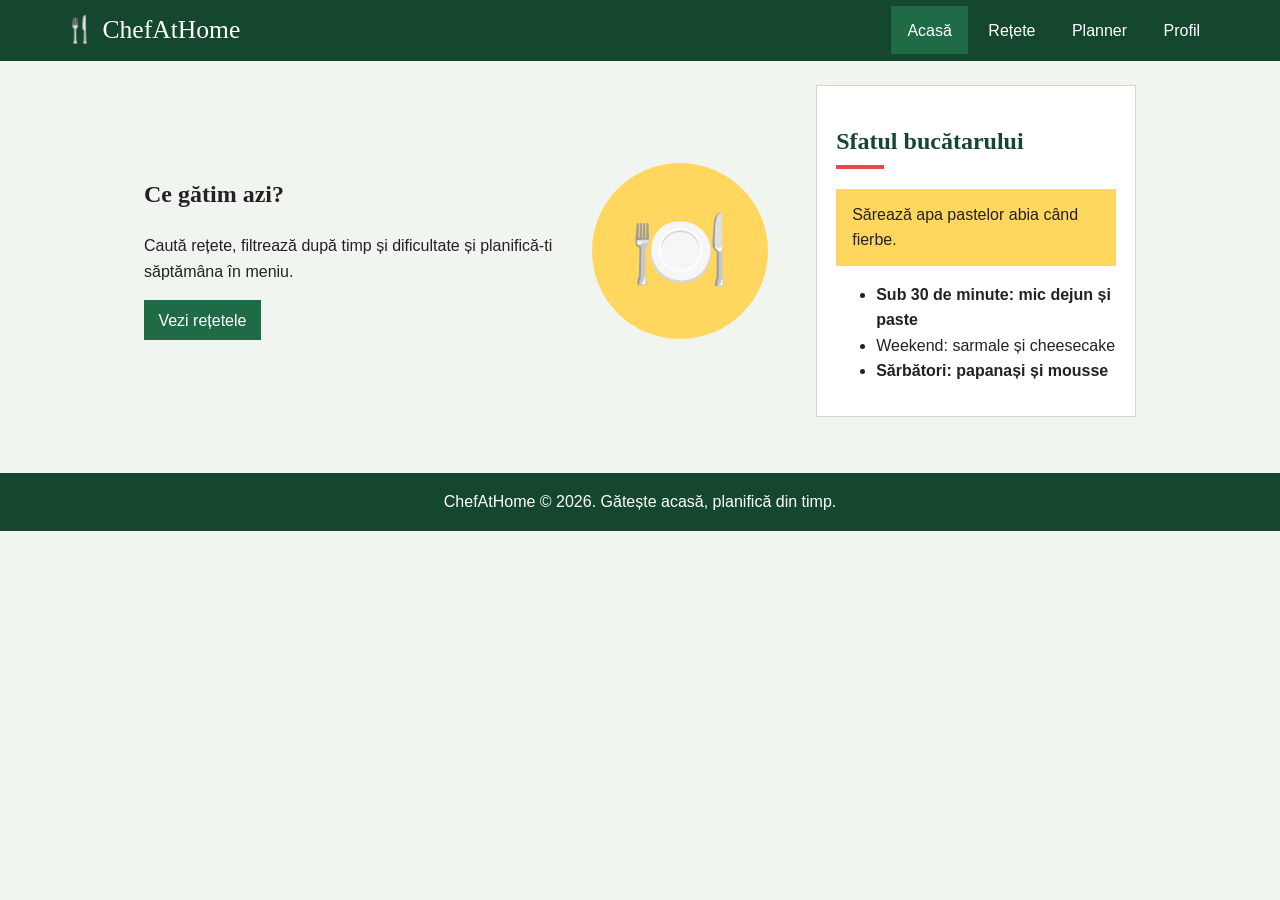
<file: index.html>
<!DOCTYPE html>
<html lang="ro">
<head>
  <meta charset="UTF-8">
  <meta name="viewport" content="width=device-width, initial-scale=1.0">
  <meta name="description" content="ChefAtHome: rețete, filtre și meniu săptămânal">
  <title>Acasă | ChefAtHome</title>
  <link rel="stylesheet" href="style.css">
</head>
<body id="home">
  <header>
    <a class="logo" href="index.html">ChefAtHome</a>
    <nav>
      <ul>
        <li><a href="index.html" class="active">Acasă</a></li>
        <li>
          <a href="recipes.html">Rețete</a>
          <ul>
            <li><a href="recipes.html#mic-dejun">Mic dejun</a></li>
            <li><a href="recipes.html#fel-principal">Fel principal</a></li>
            <li><a href="recipes.html#desert">Deserturi</a></li>
          </ul>
        </li>
        <li><a href="planner.html">Planner</a></li>
        <li><a href="profile.html">Profil</a></li>
      </ul>
    </nav>
  </header>

  <main>
    <section id="hero">
      <div>
        <h1>Ce gătim azi?</h1>
        <p>Caută rețete, filtrează după timp și dificultate și planifică-ti săptămâna în meniu.</p>
        <a class="btn" href="recipes.html">Vezi rețetele</a>
      </div>
      <p class="plate">🍽️</p>
    </section>

    <aside id="tips">
      <h2>Sfatul bucătarului</h2>
      <p class="tip">Sărează apa pastelor abia când fierbe.</p>
      <ul>
        <li>Sub 30 de minute: mic dejun și paste</li>
        <li>Weekend: sarmale și cheesecake</li>
        <li>Sărbători: papanași și mousse</li>
      </ul>
    </aside>
  </main>

  <footer>
    <p>ChefAtHome &copy; 2026. Gătește acasă, planifică din timp.</p>
  </footer>
</body>
</html>
</file>
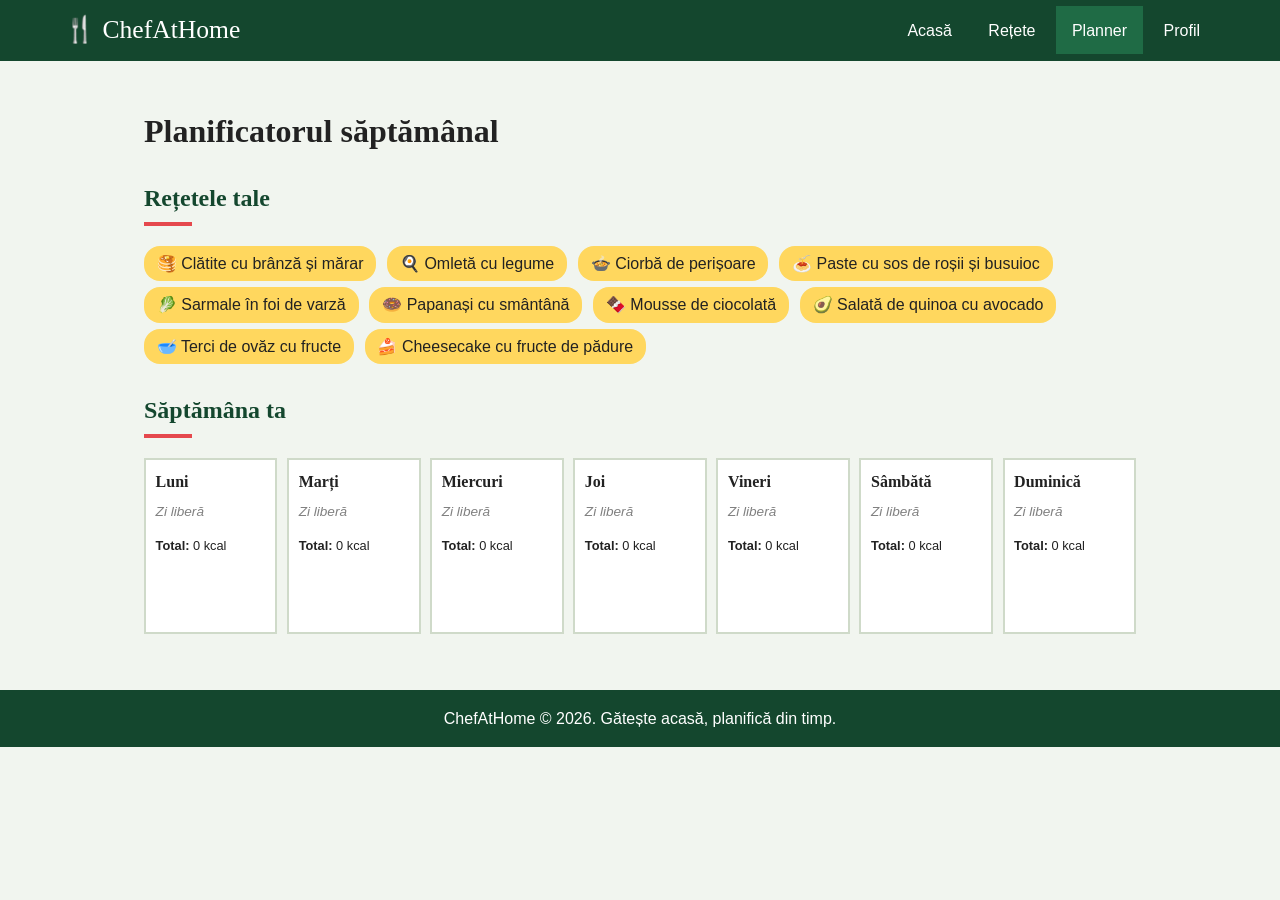
<file: planner.html>
<!DOCTYPE html>
<html lang="ro">
<head>
  <meta charset="UTF-8">
  <meta name="viewport" content="width=device-width, initial-scale=1.0">
  <meta name="description" content="ChefAtHome: rețete, filtre și meniu săptămânal">
  <title>Planner săptămânal | ChefAtHome</title>
  <link rel="stylesheet" href="style.css">
</head>
<body>
  <header>
    <a class="logo" href="index.html">ChefAtHome</a>
    <nav>
      <ul>
        <li><a href="index.html">Acasă</a></li>
        <li>
          <a href="recipes.html">Rețete</a>
          <ul>
            <li><a href="recipes.html#mic-dejun">Mic dejun</a></li>
            <li><a href="recipes.html#fel-principal">Fel principal</a></li>
            <li><a href="recipes.html#desert">Deserturi</a></li>
          </ul>
        </li>
        <li><a href="planner.html" class="active">Planner</a></li>
        <li><a href="profile.html">Profil</a></li>
      </ul>
    </nav>
  </header>

  <main>
    <h1>Planificatorul săptămânal</h1>

    <section>
      <h2>Rețetele tale</h2>
      <ul class="chips">
        <li class="chip">🥞 Clătite cu brânză și mărar</li>
        <li class="chip">🍳 Omletă cu legume</li>
        <li class="chip">🍲 Ciorbă de perișoare</li>
        <li class="chip">🍝 Paste cu sos de roșii și busuioc</li>
        <li class="chip">🥬 Sarmale în foi de varză</li>
        <li class="chip">🍩 Papanași cu smântână</li>
        <li class="chip">🍫 Mousse de ciocolată</li>
        <li class="chip">🥑 Salată de quinoa cu avocado</li>
        <li class="chip">🥣 Terci de ovăz cu fructe</li>
        <li class="chip">🍰 Cheesecake cu fructe de pădure</li>
      </ul>
    </section>

    <section>
      <h2>Săptămâna ta</h2>
      <div id="week">
        <article class="day">
          <h3>Luni</h3>
          <ul>
            <li class="empty">Zi liberă</li>
          </ul>
          <p class="total">0 kcal</p>
        </article>

        <article class="day">
          <h3>Marți</h3>
          <ul>
            <li class="empty">Zi liberă</li>
          </ul>
          <p class="total">0 kcal</p>
        </article>

        <article class="day">
          <h3>Miercuri</h3>
          <ul>
            <li class="empty">Zi liberă</li>
          </ul>
          <p class="total">0 kcal</p>
        </article>

        <article class="day">
          <h3>Joi</h3>
          <ul>
            <li class="empty">Zi liberă</li>
          </ul>
          <p class="total">0 kcal</p>
        </article>

        <article class="day">
          <h3>Vineri</h3>
          <ul>
            <li class="empty">Zi liberă</li>
          </ul>
          <p class="total">0 kcal</p>
        </article>

        <article class="day">
          <h3>Sâmbătă</h3>
          <ul>
            <li class="empty">Zi liberă</li>
          </ul>
          <p class="total">0 kcal</p>
        </article>

        <article class="day">
          <h3>Duminică</h3>
          <ul>
            <li class="empty">Zi liberă</li>
          </ul>
          <p class="total">0 kcal</p>
        </article>
      </div>
    </section>
  </main>

  <footer>
    <p>ChefAtHome &copy; 2026. Gătește acasă, planifică din timp.</p>
  </footer>
</body>
</html>
</file>
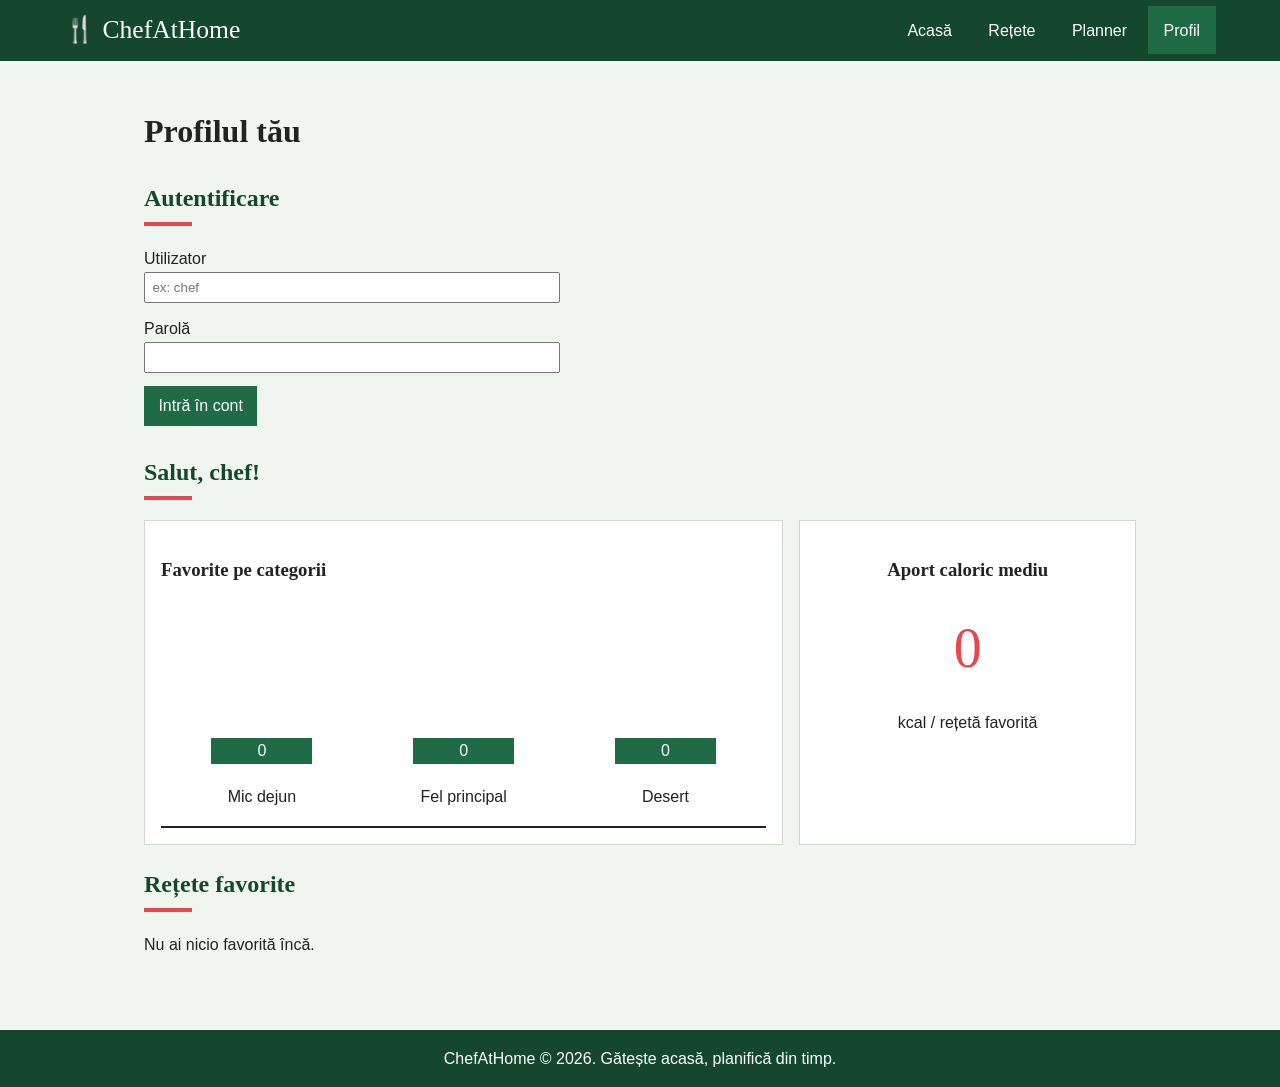
<file: profile.html>
<!DOCTYPE html>
<html lang="ro">
<head>
  <meta charset="UTF-8">
  <meta name="viewport" content="width=device-width, initial-scale=1.0">
  <meta name="description" content="ChefAtHome: rețete, filtre și meniu săptămânal">
  <title>Profil | ChefAtHome</title>
  <link rel="stylesheet" href="style.css">
</head>
<body>
  <header>
    <a class="logo" href="index.html">ChefAtHome</a>
    <nav>
      <ul>
        <li><a href="index.html">Acasă</a></li>
        <li>
          <a href="recipes.html">Rețete</a>
          <ul>
            <li><a href="recipes.html#mic-dejun">Mic dejun</a></li>
            <li><a href="recipes.html#fel-principal">Fel principal</a></li>
            <li><a href="recipes.html#desert">Deserturi</a></li>
          </ul>
        </li>
        <li><a href="planner.html">Planner</a></li>
        <li><a href="profile.html" class="active">Profil</a></li>
      </ul>
    </nav>
  </header>

  <main>
    <h1>Profilul tău</h1>

    <section id="login">
      <h2>Autentificare</h2>
      <label for="user">Utilizator</label>
      <input type="text" id="user" placeholder="ex: chef">
      <label for="pass">Parolă</label>
      <input type="password" id="pass">
      <a class="btn" href="profile.html">Intră în cont</a>
    </section>

    <section>
      <h2>Salut, chef!</h2>
      <div class="panel">
        <article id="chart">
          <h3>Favorite pe categorii</h3>
          <div class="bars">
            <div class="col">
              <p class="bar v0">0</p>
              <p>Mic dejun</p>
            </div>
            <div class="col">
              <p class="bar v0">0</p>
              <p>Fel principal</p>
            </div>
            <div class="col">
              <p class="bar v0">0</p>
              <p>Desert</p>
            </div>
          </div>
        </article>

        <article id="avg">
          <h3>Aport caloric mediu</h3>
          <p class="big">0</p>
          <p>kcal / rețetă favorită</p>
        </article>
      </div>

      <h2>Rețete favorite</h2>
      <p>Nu ai nicio favorită încă.</p>
    </section>
  </main>

  <footer>
    <p>ChefAtHome &copy; 2026. Gătește acasă, planifică din timp.</p>
  </footer>
</body>
</html>
</file>
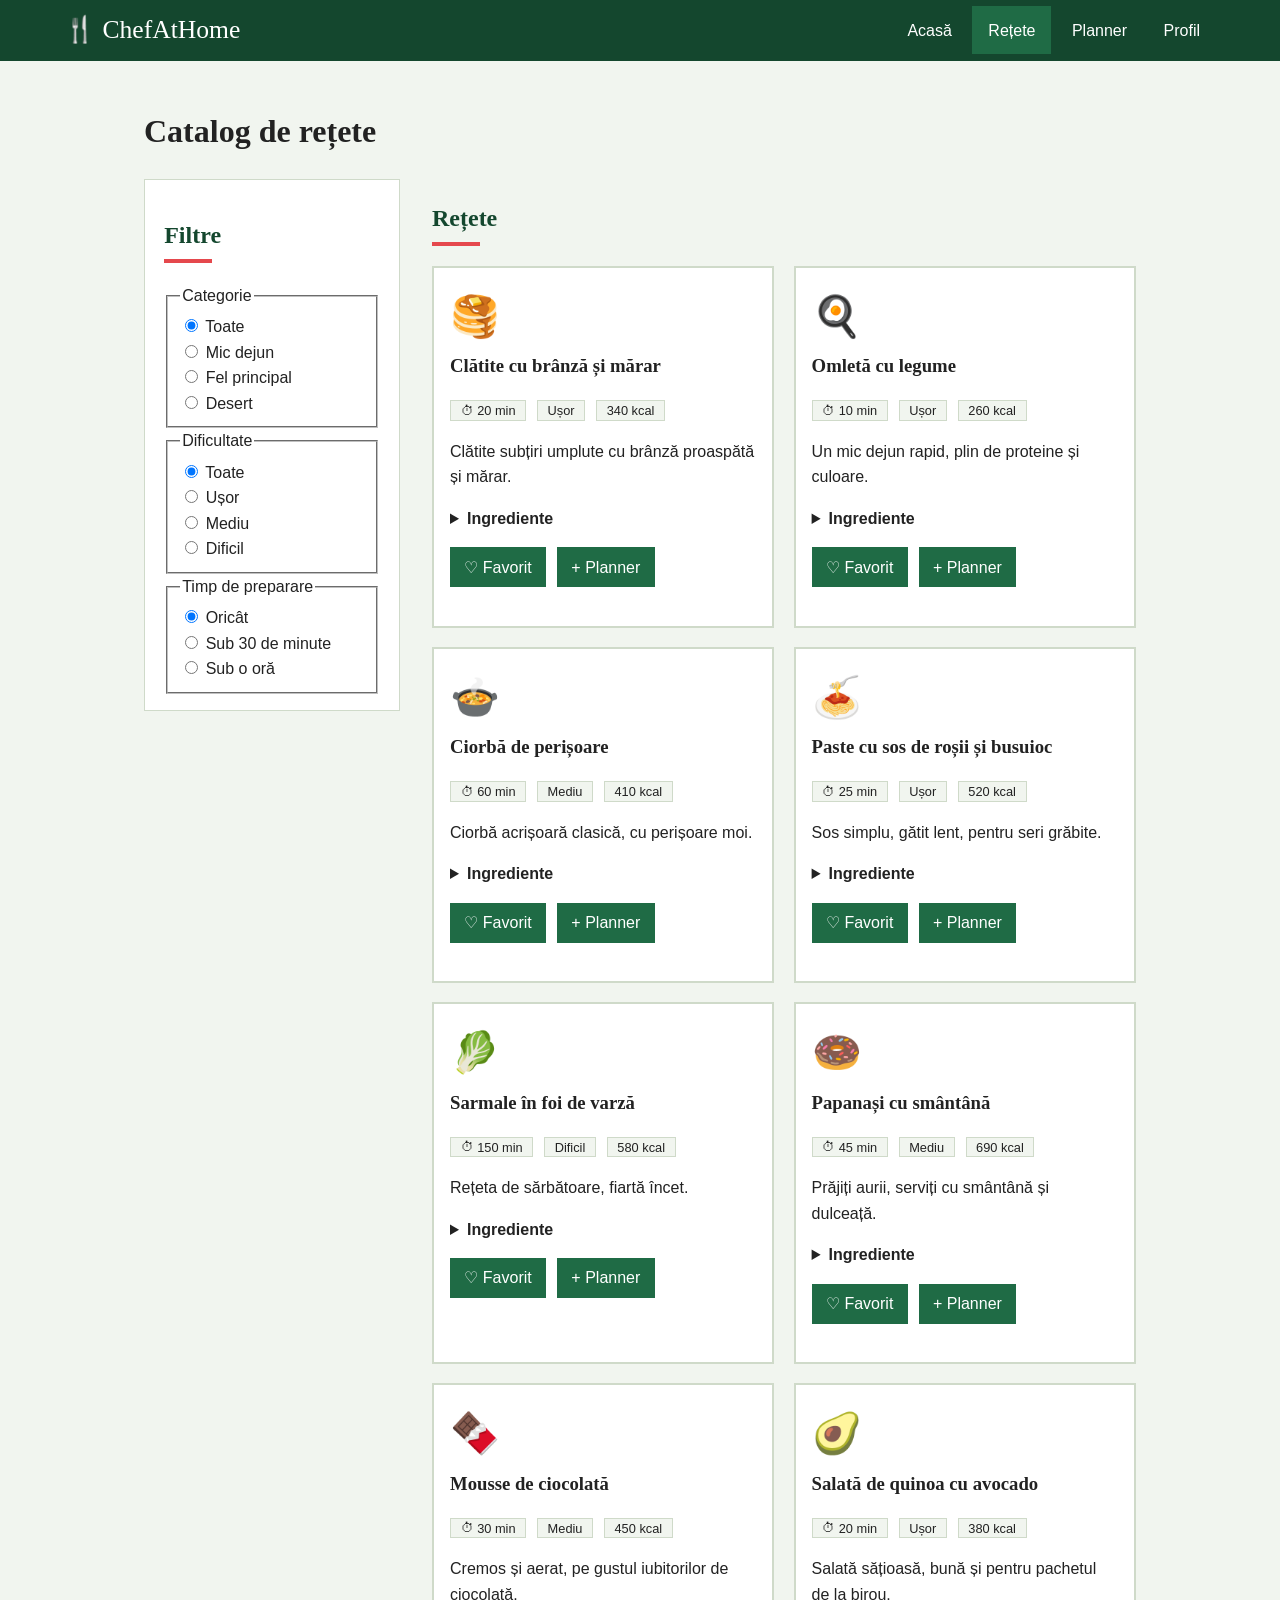
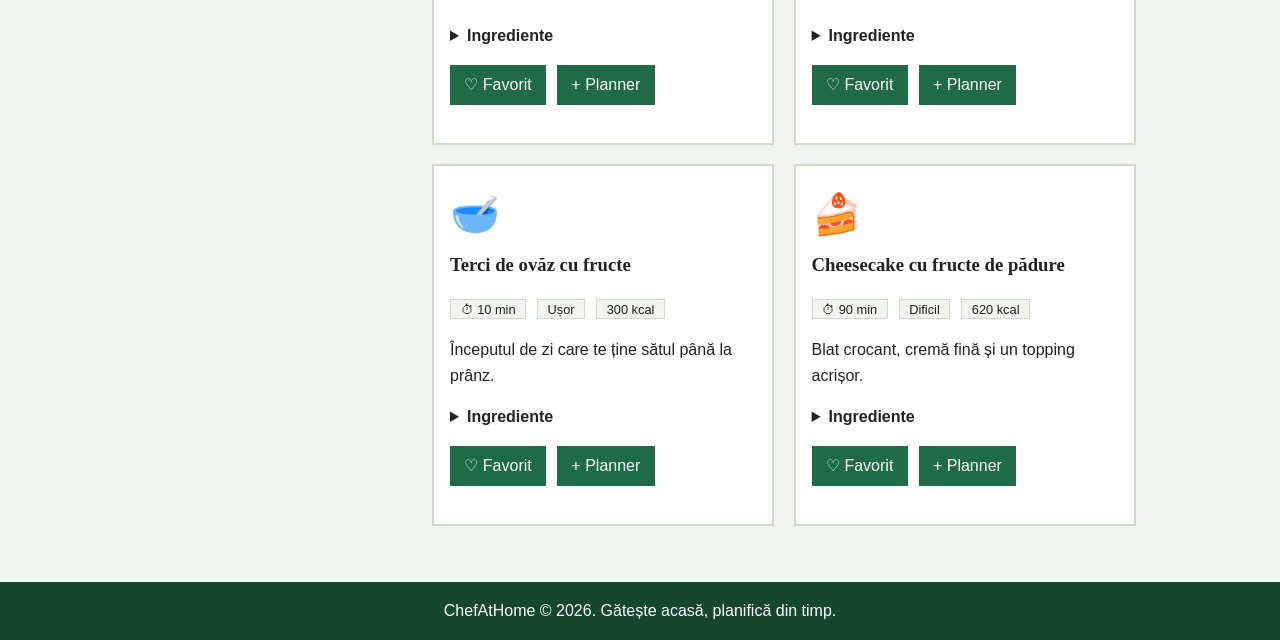
<file: recipes.html>
<!DOCTYPE html>
<html lang="ro">
<head>
  <meta charset="UTF-8">
  <meta name="viewport" content="width=device-width, initial-scale=1.0">
  <meta name="description" content="ChefAtHome: rețete, filtre și meniu săptămânal">
  <title>Rețete | ChefAtHome</title>
  <link rel="stylesheet" href="style.css">
</head>
<body>
  <header>
    <a class="logo" href="index.html">ChefAtHome</a>
    <nav>
      <ul>
        <li><a href="index.html">Acasă</a></li>
        <li>
          <a href="recipes.html" class="active">Rețete</a>
          <ul>
            <li><a href="recipes.html#mic-dejun">Mic dejun</a></li>
            <li><a href="recipes.html#fel-principal">Fel principal</a></li>
            <li><a href="recipes.html#desert">Deserturi</a></li>
          </ul>
        </li>
        <li><a href="planner.html">Planner</a></li>
        <li><a href="profile.html">Profil</a></li>
      </ul>
    </nav>
  </header>

  <main>
    <h1>Catalog de rețete</h1>
    <div class="cols">
      <aside id="filters">
        <h2>Filtre</h2>
        <fieldset>
          <legend>Categorie</legend>
          <label><input type="radio" name="cat" checked> Toate</label>
          <label><input type="radio" name="cat" id="c-breakfast"> Mic dejun</label>
          <label><input type="radio" name="cat" id="c-main"> Fel principal</label>
          <label><input type="radio" name="cat" id="c-dessert"> Desert</label>
        </fieldset>

        <fieldset>
          <legend>Dificultate</legend>
          <label><input type="radio" name="dif" checked> Toate</label>
          <label><input type="radio" name="dif" id="d-easy"> Ușor</label>
          <label><input type="radio" name="dif" id="d-medium"> Mediu</label>
          <label><input type="radio" name="dif" id="d-hard"> Dificil</label>
        </fieldset>

        <fieldset>
          <legend>Timp de preparare</legend>
          <label><input type="radio" name="tim" checked> Oricât</label>
          <label><input type="radio" name="tim" id="t-30"> Sub 30 de minute</label>
          <label><input type="radio" name="tim" id="t-60"> Sub o oră</label>
        </fieldset>
      </aside>

      <section id="results">
        <span id="mic-dejun"></span>
        <span id="fel-principal"></span>
        <span id="desert"></span>
        <h2>Rețete</h2>
        <div class="grid">
          <article class="card breakfast easy">
            <p class="emoji">🥞</p>
            <h3>Clătite cu brânză și mărar</h3>
            <p class="meta">
              <span class="badge time">20 min</span>
              <span class="badge diff">Ușor</span>
              <span class="badge kcal">340 kcal</span>
            </p>
            <p>Clătite subțiri umplute cu brânză proaspătă și mărar.</p>
            <details>
              <summary>Ingrediente</summary>
              <p>făină, ouă, lapte, brânză de vaci, mărar.</p>
            </details>
            <p class="actions">
              <a class="btn fav" href="profile.html">♡ Favorit</a>
              <a class="btn" href="planner.html">+ Planner</a>
            </p>
          </article>

          <article class="card breakfast easy 2">
            <p class="emoji">🍳</p>
            <h3>Omletă cu legume</h3>
            <p class="meta">
              <span class="badge time">10 min</span>
              <span class="badge diff">Ușor</span>
              <span class="badge kcal">260 kcal</span>
            </p>
            <p>Un mic dejun rapid, plin de proteine și culoare.</p>
            <details>
              <summary>Ingrediente</summary>
              <p>ouă, ardei, roșii, ceapă verde.</p>
            </details>
            <p class="actions">
              <a class="btn fav" href="profile.html">♡ Favorit</a>
              <a class="btn" href="planner.html">+ Planner</a>
            </p>
          </article>

          <article class="card main medium">
            <p class="emoji">🍲</p>
            <h3>Ciorbă de perișoare</h3>
            <p class="meta">
              <span class="badge time">60 min</span>
              <span class="badge diff">Mediu</span>
              <span class="badge kcal">410 kcal</span>
            </p>
            <p>Ciorbă acrișoară clasică, cu perișoare moi.</p>
            <details>
              <summary>Ingrediente</summary>
              <p>carne tocată, orez, morcov, ceapă, borș, leuștean.</p>
            </details>
            <p class="actions">
              <a class="btn fav" href="profile.html">♡ Favorit</a>
              <a class="btn" href="planner.html">+ Planner</a>
            </p>
          </article>

          <article class="card main easy">
            <p class="emoji">🍝</p>
            <h3>Paste cu sos de roșii și busuioc</h3>
            <p class="meta">
              <span class="badge time">25 min</span>
              <span class="badge diff">Ușor</span>
              <span class="badge kcal">520 kcal</span>
            </p>
            <p>Sos simplu, gătit lent, pentru seri grăbite.</p>
            <details>
              <summary>Ingrediente</summary>
              <p>paste, roșii, usturoi, busuioc, parmezan.</p>
            </details>
            <p class="actions">
              <a class="btn fav" href="profile.html">♡ Favorit</a>
              <a class="btn" href="planner.html">+ Planner</a>
            </p>
          </article>

          <article class="card main hard">
            <p class="emoji">🥬</p>
            <h3>Sarmale în foi de varză</h3>
            <p class="meta">
              <span class="badge time">150 min</span>
              <span class="badge diff">Dificil</span>
              <span class="badge kcal">580 kcal</span>
            </p>
            <p>Rețeta de sărbătoare, fiartă încet.</p>
            <details>
              <summary>Ingrediente</summary>
              <p>varză murată, carne tocată, orez, ceapă, boia.</p>
            </details>
            <p class="actions">
              <a class="btn fav" href="profile.html">♡ Favorit</a>
              <a class="btn" href="planner.html">+ Planner</a>
            </p>
          </article>

          <article class="card dessert medium">
            <p class="emoji">🍩</p>
            <h3>Papanași cu smântână</h3>
            <p class="meta">
              <span class="badge time">45 min</span>
              <span class="badge diff">Mediu</span>
              <span class="badge kcal">690 kcal</span>
            </p>
            <p>Prăjiți aurii, serviți cu smântână și dulceață.</p>
            <details>
              <summary>Ingrediente</summary>
              <p>brânză de vaci, făină, ouă, smântână, dulceață.</p>
            </details>
            <p class="actions">
              <a class="btn fav" href="profile.html">♡ Favorit</a>
              <a class="btn" href="planner.html">+ Planner</a>
            </p>
          </article>

          <article class="card dessert medium">
            <p class="emoji">🍫</p>
            <h3>Mousse de ciocolată</h3>
            <p class="meta">
              <span class="badge time">30 min</span>
              <span class="badge diff">Mediu</span>
              <span class="badge kcal">450 kcal</span>
            </p>
            <p>Cremos și aerat, pe gustul iubitorilor de ciocolată.</p>
            <details>
              <summary>Ingrediente</summary>
              <p>ciocolată neagră, ouă, smântână lichidă, zahăr.</p>
            </details>
            <p class="actions">
              <a class="btn fav" href="profile.html">♡ Favorit</a>
              <a class="btn" href="planner.html">+ Planner</a>
            </p>
          </article>

          <article class="card main easy 2">
            <p class="emoji">🥑</p>
            <h3>Salată de quinoa cu avocado</h3>
            <p class="meta">
              <span class="badge time">20 min</span>
              <span class="badge diff">Ușor</span>
              <span class="badge kcal">380 kcal</span>
            </p>
            <p>Salată sățioasă, bună și pentru pachetul de la birou.</p>
            <details>
              <summary>Ingrediente</summary>
              <p>quinoa, avocado, castraveți, lămâie, roșii.</p>
            </details>
            <p class="actions">
              <a class="btn fav" href="profile.html">♡ Favorit</a>
              <a class="btn" href="planner.html">+ Planner</a>
            </p>
          </article>

          <article class="card breakfast easy 3">
            <p class="emoji">🥣</p>
            <h3>Terci de ovăz cu fructe</h3>
            <p class="meta">
              <span class="badge time">10 min</span>
              <span class="badge diff">Ușor</span>
              <span class="badge kcal">300 kcal</span>
            </p>
            <p>Începutul de zi care te ține sătul până la prânz.</p>
            <details>
              <summary>Ingrediente</summary>
              <p>ovăz, lapte, banane, afine, miere.</p>
            </details>
            <p class="actions">
              <a class="btn fav" href="profile.html">♡ Favorit</a>
              <a class="btn" href="planner.html">+ Planner</a>
            </p>
          </article>

          <article class="card dessert hard">
            <p class="emoji">🍰</p>
            <h3>Cheesecake cu fructe de pădure</h3>
            <p class="meta">
              <span class="badge time">90 min</span>
              <span class="badge diff">Dificil</span>
              <span class="badge kcal">620 kcal</span>
            </p>
            <p>Blat crocant, cremă fină și un topping acrișor.</p>
            <details>
              <summary>Ingrediente</summary>
              <p>biscuiți, cremă de brânză, ouă, zahăr, fructe de pădure.</p>
            </details>
            <p class="actions">
              <a class="btn fav" href="profile.html">♡ Favorit</a>
              <a class="btn" href="planner.html">+ Planner</a>
            </p>
          </article>
        </div>
      </section>
    </div>
  </main>

  <footer>
    <p>ChefAtHome &copy; 2026. Gătește acasă, planifică din timp.</p>
  </footer>
</body>
</html>
</file>
<file: style.css>
* {
    box-sizing: border-box;
}

body {
    margin: 0;
    background-color: #f1f5ef;
    color: #222;
    font-family: Arial, sans-serif;
    line-height: 1.6;
}

h1,h2,h3 {
    font-family: Georgia, serif;
}

h2 {
    color: #14472e;
}

/* linie decorativa sub titlurile h2 */
h2::after {
    content: "";
    display: block;
    width: 3rem;
    height: 4px;
    background-color: #e5484d;
    margin-top: 0.3rem;
}

main {
    max-width: 70rem;
    margin: 0 auto;
    padding: 1.5rem 5%;
}

footer {
    background-color: #14472e;
    color: white;
    text-align: center;
    padding: 1rem;
    margin-top: 2rem;
}

footer p {
    margin: 0;
}


/* HEADER + MENIU DROP-DOWN */

header {
    background-color: #14472e;
    display: flex;
    flex-wrap: wrap;
    justify-content: space-between;
    align-items: center;
    padding: 0.4rem 5%;
}

.logo {
    color: white;
    font-family: Georgia, serif;
    font-size: 1.6rem;
    text-decoration: none;
}

/* emoji generat inaintea numelui site-ului */
.logo::before {
    content: "🍴 ";
}

nav ul {
    list-style-type: none;
    margin: 0;
    padding: 0;
}

nav > ul > li {
    display: inline-block;
    vertical-align: top;
    position: relative;
}

nav a {
    display: block;
    color: white;
    text-decoration: none;
    padding: 0.7rem 1rem;
}

nav a:hover,
nav a.active {
    background-color: #1f6b45;
}

nav ul ul {
    visibility: hidden;
    position: absolute;
    left: 0;
    top: 100%;
    min-width: 12rem;
    background-color: #1f6b45;
    z-index: 1;
}

nav li:hover ul {
    visibility: visible;
}

.btn {
    display: inline-block;
    background-color: #1f6b45;
    color: white;
    text-decoration: none;
    padding: 0.45rem 0.9rem;
    margin: 0 0.4rem 0.4rem 0;
}

.btn:hover {
    background-color: #14472e;
}


/*PAGINA ACASĂ*/

/* două coloane: hero și sfaturi */
#home main {
    display: grid;
    grid-template-columns: 2fr 1fr;
    grid-gap: 2rem;
}

#hero {
    display: flex;
    flex-wrap: wrap;
    justify-content: space-between;
    align-items: center;
}

#hero div {
    flex: 1;
    min-width: 15rem;
}

/* animație: se schimbă mai multe proprietăți ale aceluiași element */
.plate {
    width: 11rem;
    height: 11rem;
    margin: 1rem;
    display: flex;
    justify-content: center;
    align-items: center;
    font-size: 5rem;
    background-color: #ffd75e;
    border-radius: 50%;
    animation: wobble 3s ease-in-out infinite alternate;
}

@keyframes wobble {
    from {
        transform: rotate(-6deg) scale(1);
        background-color: #ffd75e;
        border-radius: 50%;
    }
    to {
        transform: rotate(6deg) scale(1.1);
        background-color: #bfe3c9;
        border-radius: 40%;
    }
}

#tips {
    background-color: white;
    border: 1px solid #cfdac9;
    padding: 1rem 1.2rem;
    align-self: start;
}

.tip {
    background-color: #ffd75e;
    padding: 0.8rem 1rem;
}

/* fiecare al doilea element din listă, începând cu primul */
#tips li:nth-of-type(odd) {
    font-weight: bold;
}


/*PAGINA RETETE */

.cols {
    display: flex;
}

#filters {
    width: 16rem;
    background-color: white;
    border: 1px solid #cfdac9;
    padding: 1rem 1.2rem;
    margin-right: 2rem;
    align-self: flex-start;
}

#results {
    flex: 1;
}


fieldset label {
    display: block;
}

main:has(#c-breakfast:checked) .card:not(.breakfast),
main:has(#c-main:checked) .card:not(.main),
main:has(#c-dessert:checked) .card:not(.dessert),
main:has(#d-easy:checked) .card:not(.easy),
main:has(#d-medium:checked) .card:not(.medium),
main:has(#d-hard:checked) .card:not(.hard),
main:has(#t-30:checked) .card:not(.m30),
main:has(#t-60:checked) .card:not(.m60),
main:has(#mic-dejun:target) .card:not(.breakfast),
main:has(#fel-principal:target) .card:not(.main),
main:has(#desert:target) .card:not(.dessert) {
    display: none;
}

.grid {
    display: grid;
    grid-template-columns: repeat(auto-fill, minmax(15rem, 1fr));
    grid-gap: 1.2rem;
}

.card {
    background-color: white;
    border: 2px solid #cfdac9;
    padding: 1rem;
    transition: transform 0.3s, border-color 1s, background-color 0.6s 0.2s;
}

.card:hover {
    transform: translateY(-6px);
    border-color: #1f6b45;
    background-color: #f4fbf6;
}

.card h3 {
    margin: 0.2rem 0;
}

.emoji {
    font-size: 2.5rem;
    margin: 0;
}

.badge {
    font-size: 0.8rem;
    padding: 0.1rem 0.6rem;
    margin-right: 0.4rem;
    border: 1px solid #cfdac9;
    background-color: #f1f5ef;
}

.time::before {
    content: "⏱ ";
}

summary {
    font-weight: bold;
}


/*PAGINA PLANNER*/

.chips {
    list-style-type: none;
    margin: 0 0 1rem 0;
    padding: 0;
}

.chip {
    display: inline-block;
    background-color: #ffd75e;
    padding: 0.3rem 0.8rem;
    margin: 0 0.4rem 0.4rem 0;
    border-radius: 1rem;
}

#week {
    display: grid;
    grid-template-columns: repeat(7, 1fr);
    grid-gap: 0.6rem;
}

.day {
    background-color: white;
    border: 2px solid #cfdac9;
    padding: 0.6rem;
    min-height: 11rem;
}

.day h3 {
    margin: 0 0 0.4rem 0;
    font-size: 1rem;
}

.day ul {
    list-style-type: none;
    margin: 0;
    padding: 0;
    font-size: 0.85rem;
}

.empty {
    color: gray;
    font-style: italic;
}

.total {
    font-size: 0.8rem;
}

.total::before {
    content: "Total: ";
    font-weight: bold;
}


/*PAGINA PROFIL*/

#login {
    max-width: 26rem;
}

#login input {
    display: block;
    width: 100%;
    padding: 0.4rem;
    margin-bottom: 0.8rem;
}

.panel {
    display: flex;
    margin-bottom: 1rem;
}

#chart,
#avg {
    background-color: white;
    border: 1px solid #cfdac9;
    padding: 1rem;
}

#chart {
    flex: 2;
    margin-right: 1rem;
}

#avg {
    flex: 1;
    text-align: center;
}

.bars {
    display: flex;
    align-items: flex-end;
    height: 14rem;
    border-bottom: 2px solid #222;
}

.col {
    flex: 1;
    display: flex;
    flex-direction: column;
    justify-content: flex-end;
    height: 100%;
    text-align: center;
}

.bar {
    background-color: #1f6b45;
    color: white;
    margin: 0 25% 0.3rem 25%;
}

.v0 {
    height: 1.6rem;
}

.big {
    font-family: Georgia, serif;
    font-size: 3.5rem;
    color: #e5484d;
    margin: 0;
}


/*RESPONSIVE*/

@media (max-width: 60rem) {
    #week {
        grid-template-columns: repeat(2, 1fr);
    }
}

@media (max-width: 48rem) {
    header {
        justify-content: center;
    }

    #home main {
        grid-template-columns: 1fr;
    }

    .cols,
    .panel {
        flex-direction: column;
    }

    #filters {
        width: 100%;
        margin-right: 0;
        margin-bottom: 1rem;
    }

    #chart {
        margin-right: 0;
        margin-bottom: 1rem;
    }
}
</file>
